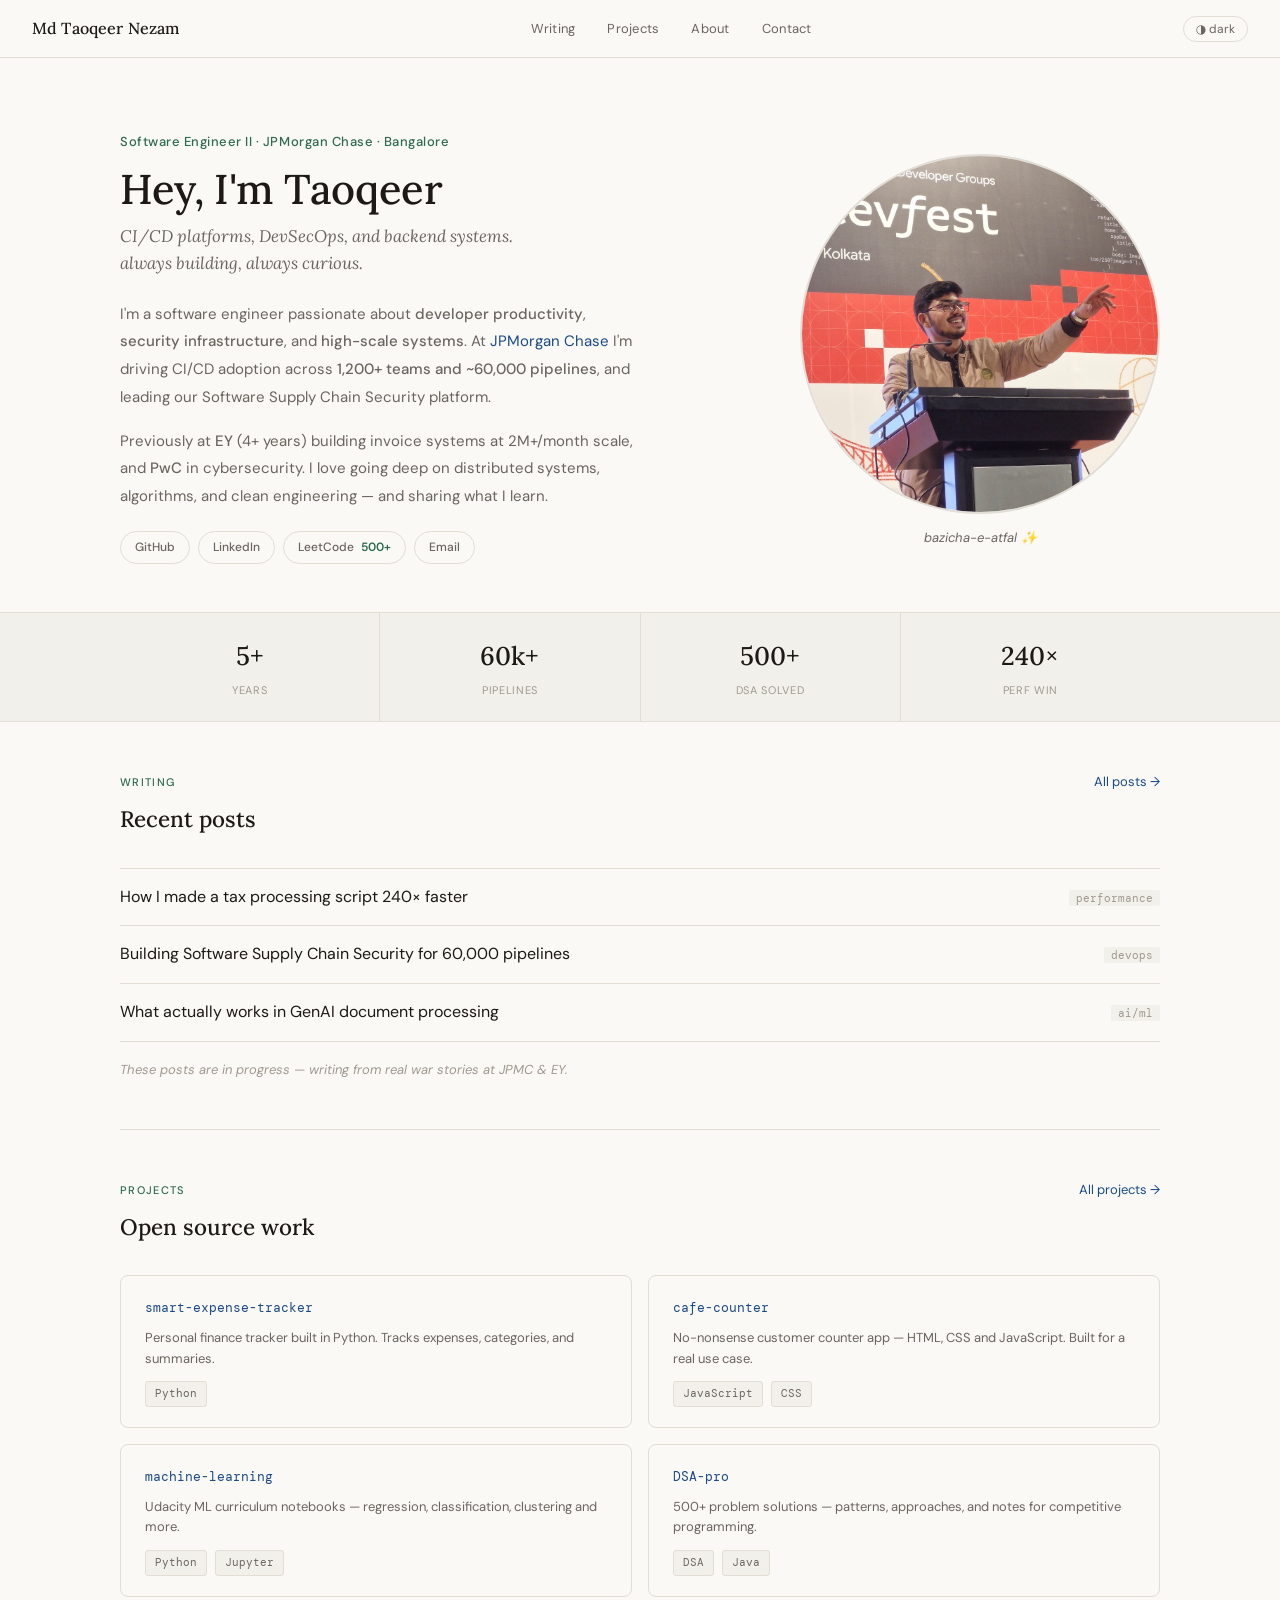
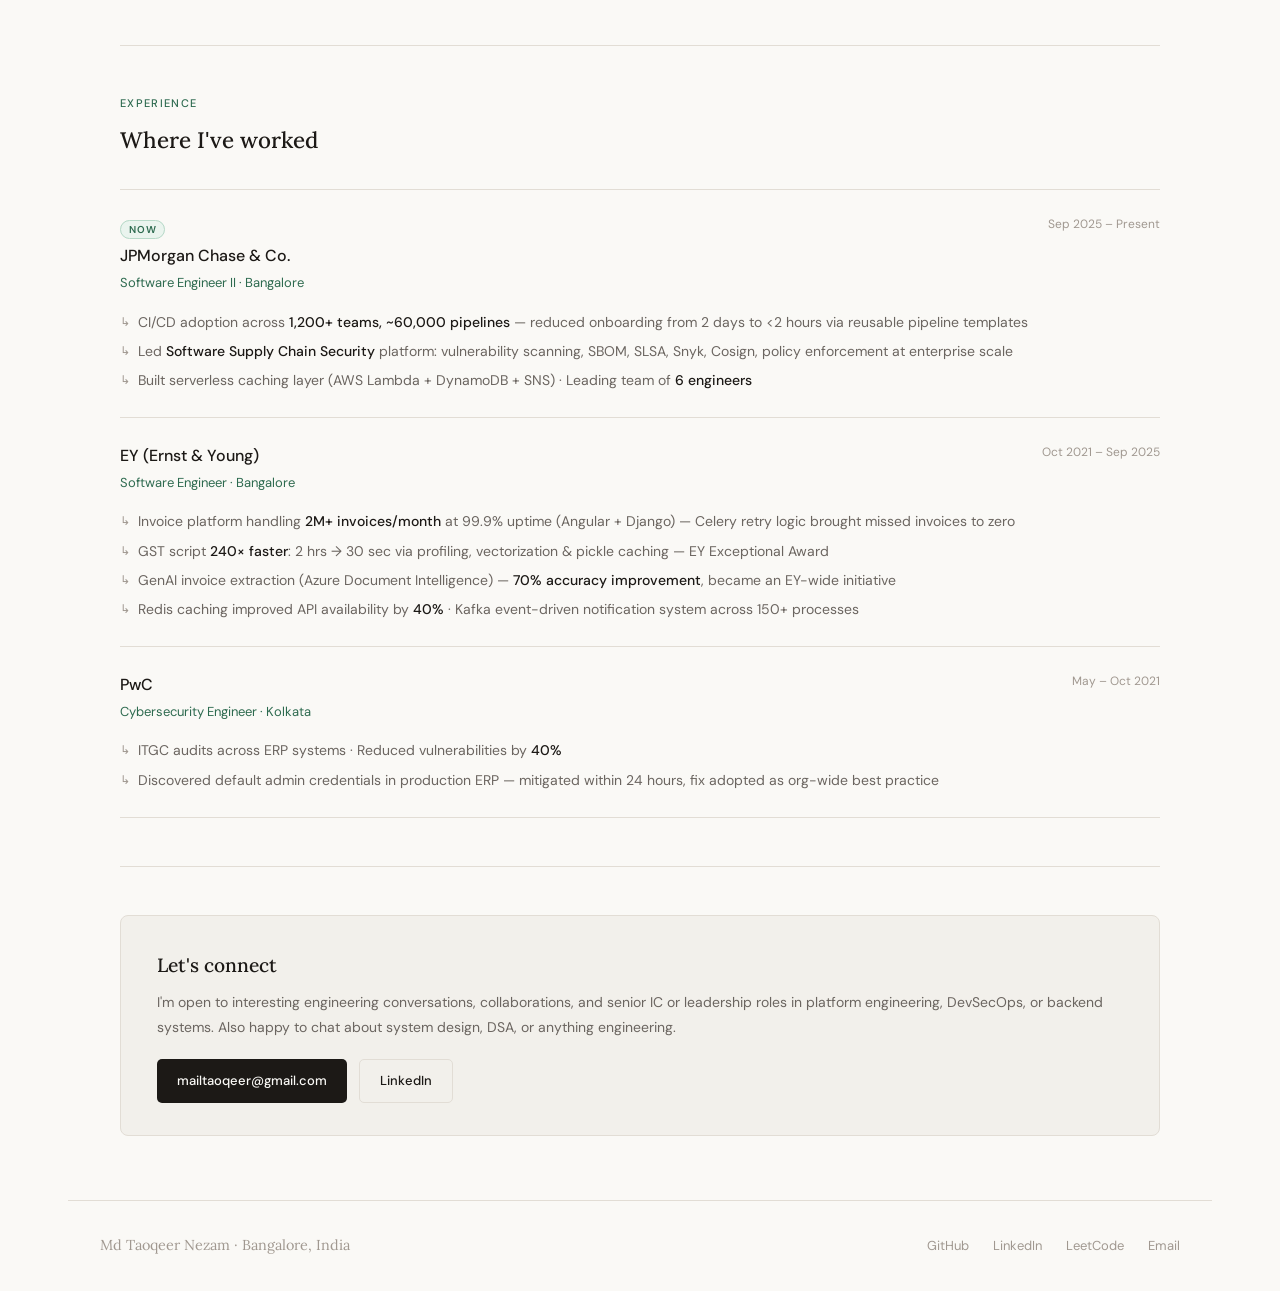
<file: index.html>
<!DOCTYPE html>
<html lang="en">
<head>
  <meta charset="UTF-8" />
  <meta name="viewport" content="width=device-width, initial-scale=1.0" />
  <meta name="description" content="Md Taoqeer Nezam — Software Engineer II at JPMorgan Chase. Building CI/CD platforms, DevSecOps systems, and high-scale backends." />
  <title>Md Taoqeer Nezam</title>
  <link rel="stylesheet" href="assets/style.css" />
</head>
<body>

<nav>
  <a class="nav-logo" href="/">Md Taoqeer Nezam</a>
  <div class="nav-links">
    <a href="/blog/">Writing</a>
    <a href="/projects/">Projects</a>
    <a href="/about/">About</a>
    <a href="mailto:mailtaoqeer@gmail.com">Contact</a>
  </div>
</nav>

<!-- HERO -->
<div class="container">
  <div style="display:grid; grid-template-columns:1fr 360px; gap:3rem; align-items:center; padding: 4.5rem 0 3rem;">
    <div>
      <div style="font-size:13px; color:var(--accent); font-weight:500; letter-spacing:0.04em; margin-bottom:0.75rem;">
        Software Engineer II · JPMorgan Chase · Bangalore
      </div>
      <h1 style="font-family:var(--serif); font-size:2.6rem; font-weight:500; line-height:1.15; letter-spacing:-0.01em; margin-bottom:0.6rem;">
        Hey, I'm Taoqeer
      </h1>
      <p style="font-family:var(--serif); font-size:1.05rem; font-style:italic; color:var(--muted); margin-bottom:1.5rem; line-height:1.6;">
        CI/CD platforms, DevSecOps, and backend systems.<br>always building, always curious.
      </p>
      <p style="font-size:15px; color:var(--muted); line-height:1.85; max-width:520px; margin-bottom:1rem;">
        I'm a software engineer passionate about <strong>developer productivity</strong>,
        <strong>security infrastructure</strong>, and <strong>high-scale systems</strong>.
        At <a href="https://www.jpmorganchase.com">JPMorgan Chase</a> I'm driving CI/CD adoption
        across <strong>1,200+ teams and ~60,000 pipelines</strong>, and leading our
        Software Supply Chain Security platform.
      </p>
      <p style="font-size:15px; color:var(--muted); line-height:1.85; max-width:520px;">
        Previously at <strong>EY</strong> (4+ years) building invoice systems at 2M+/month scale,
        and <strong>PwC</strong> in cybersecurity. I love going deep on distributed systems,
        algorithms, and clean engineering — and sharing what I learn.
      </p>
      <div class="social-row">
        <a href="https://github.com/taoqeer" target="_blank" class="social-pill">GitHub</a>
        <a href="https://linkedin.com/in/taoqeer" target="_blank" class="social-pill">LinkedIn</a>
        <a href="https://leetcode.com/u/taoqeer/" target="_blank" class="social-pill">LeetCode <span class="pill-count">500+</span></a>
        <a href="mailto:mailtaoqeer@gmail.com" class="social-pill">Email</a>
      </div>
    </div>
    <!-- Avatar -->
    <div style="display:flex; flex-direction:column; align-items:center; gap:0.75rem; padding-top:0.5rem;">
      <img src="assets/taoqeer.jpg" alt="Md Taoqeer Nezam"
        style="width:360px; height:360px; border-radius:50%; object-fit:cover; border:2px solid var(--border);">
      <div style="font-size:13px; color:var(--muted); text-align:center; font-style:italic;">
        bazicha-e-atfal ✨
      </div>
    </div>
  </div>
</div>

<!-- STATS BAR -->
<div style="border-top:1px solid var(--border); border-bottom:1px solid var(--border); background:var(--bg2);">
  <div class="container">
    <div style="display:flex; gap:0; padding:0;">
      <div style="flex:1; padding:1.25rem 0; border-right:1px solid var(--border); text-align:center;">
        <div style="font-family:var(--serif); font-size:1.6rem; font-weight:500; color:var(--text);">5+</div>
        <div style="font-size:11px; color:var(--faint); margin-top:2px; text-transform:uppercase; letter-spacing:0.06em;">Years</div>
      </div>
      <div style="flex:1; padding:1.25rem 0; border-right:1px solid var(--border); text-align:center;">
        <div style="font-family:var(--serif); font-size:1.6rem; font-weight:500; color:var(--text);">60k+</div>
        <div style="font-size:11px; color:var(--faint); margin-top:2px; text-transform:uppercase; letter-spacing:0.06em;">Pipelines</div>
      </div>
      <div style="flex:1; padding:1.25rem 0; border-right:1px solid var(--border); text-align:center;">
        <div style="font-family:var(--serif); font-size:1.6rem; font-weight:500; color:var(--text);">500+</div>
        <div style="font-size:11px; color:var(--faint); margin-top:2px; text-transform:uppercase; letter-spacing:0.06em;">DSA Solved</div>
      </div>
      <div style="flex:1; padding:1.25rem 0; text-align:center;">
        <div style="font-family:var(--serif); font-size:1.6rem; font-weight:500; color:var(--text);">240×</div>
        <div style="font-size:11px; color:var(--faint); margin-top:2px; text-transform:uppercase; letter-spacing:0.06em;">Perf win</div>
      </div>
    </div>
  </div>
</div>

<div class="container">

  <!-- WRITING -->
  <section>
    <div class="section-header">
      <div>
        <div class="section-label">Writing</div>
        <div class="section-title">Recent posts</div>
      </div>
      <a href="/blog/" class="see-all">All posts →</a>
    </div>
    <div class="post-list">
      <div class="post-item">
        <a href="/blog/240x-performance.html" class="post-title">How I made a tax processing script 240× faster</a>
        <span class="post-meta"><span class="post-tag">performance</span></span>
      </div>
      <div class="post-item">
        <a href="/blog/sscs-at-scale.html" class="post-title">Building Software Supply Chain Security for 60,000 pipelines</a>
        <span class="post-meta"><span class="post-tag">devops</span></span>
      </div>
      <div class="post-item">
        <a href="/blog/genai-production.html" class="post-title">What actually works in GenAI document processing</a>
        <span class="post-meta"><span class="post-tag">ai/ml</span></span>
      </div>
    </div>
    <p style="font-size:13px; color:var(--faint); font-style:italic; margin-top:1rem;">
      These posts are in progress — writing from real war stories at JPMC &amp; EY.
    </p>
  </section>

  <!-- PROJECTS -->
  <section>
    <div class="section-header">
      <div>
        <div class="section-label">Projects</div>
        <div class="section-title">Open source work</div>
      </div>
      <a href="/projects/" class="see-all">All projects →</a>
    </div>
    <div class="project-grid">
      <a href="https://github.com/taoqeer/smart-expense-tracker" target="_blank" class="project-card" style="text-decoration:none;">
        <h3>smart-expense-tracker</h3>
        <p>Personal finance tracker built in Python. Tracks expenses, categories, and summaries.</p>
        <div class="project-card-footer">
          <span class="tag">Python</span>
        </div>
      </a>
      <a href="https://github.com/taoqeer/cafe-counter" target="_blank" class="project-card" style="text-decoration:none;">
        <h3>cafe-counter</h3>
        <p>No-nonsense customer counter app — HTML, CSS and JavaScript. Built for a real use case.</p>
        <div class="project-card-footer">
          <span class="tag">JavaScript</span><span class="tag">CSS</span>
        </div>
      </a>
      <a href="https://github.com/taoqeer/machine-learning" target="_blank" class="project-card" style="text-decoration:none;">
        <h3>machine-learning</h3>
        <p>Udacity ML curriculum notebooks — regression, classification, clustering and more.</p>
        <div class="project-card-footer">
          <span class="tag">Python</span><span class="tag">Jupyter</span>
        </div>
      </a>
      <a href="https://github.com/taoqeer/DSA-pro" target="_blank" class="project-card" style="text-decoration:none;">
        <h3>DSA-pro</h3>
        <p>500+ problem solutions — patterns, approaches, and notes for competitive programming.</p>
        <div class="project-card-footer">
          <span class="tag">DSA</span><span class="tag">Java</span>
        </div>
      </a>
    </div>
  </section>

  <!-- EXPERIENCE SNAPSHOT -->
  <section>
    <div class="section-label">Experience</div>
    <div class="section-title">Where I've worked</div>
    <div class="exp-list">
      <div class="exp-item">
        <div class="exp-header">
          <div>
            <span class="badge-now">now</span>
            <div class="exp-co">JPMorgan Chase &amp; Co.</div>
            <div class="exp-role">Software Engineer II · Bangalore</div>
          </div>
          <div class="exp-period">Sep 2025 – Present</div>
        </div>
        <ul class="exp-bullets">
          <li>CI/CD adoption across <strong>1,200+ teams, ~60,000 pipelines</strong> — reduced onboarding from 2 days to &lt;2 hours via reusable pipeline templates</li>
          <li>Led <strong>Software Supply Chain Security</strong> platform: vulnerability scanning, SBOM, SLSA, Snyk, Cosign, policy enforcement at enterprise scale</li>
          <li>Built serverless caching layer (AWS Lambda + DynamoDB + SNS) · Leading team of <strong>6 engineers</strong></li>
        </ul>
      </div>
      <div class="exp-item">
        <div class="exp-header">
          <div>
            <div class="exp-co">EY (Ernst &amp; Young)</div>
            <div class="exp-role">Software Engineer · Bangalore</div>
          </div>
          <div class="exp-period">Oct 2021 – Sep 2025</div>
        </div>
        <ul class="exp-bullets">
          <li>Invoice platform handling <strong>2M+ invoices/month</strong> at 99.9% uptime (Angular + Django) — Celery retry logic brought missed invoices to zero</li>
          <li>GST script <strong>240× faster</strong>: 2 hrs → 30 sec via profiling, vectorization &amp; pickle caching — EY Exceptional Award</li>
          <li>GenAI invoice extraction (Azure Document Intelligence) — <strong>70% accuracy improvement</strong>, became an EY-wide initiative</li>
          <li>Redis caching improved API availability by <strong>40%</strong> · Kafka event-driven notification system across 150+ processes</li>
        </ul>
      </div>
      <div class="exp-item">
        <div class="exp-header">
          <div>
            <div class="exp-co">PwC</div>
            <div class="exp-role">Cybersecurity Engineer · Kolkata</div>
          </div>
          <div class="exp-period">May – Oct 2021</div>
        </div>
        <ul class="exp-bullets">
          <li>ITGC audits across ERP systems · Reduced vulnerabilities by <strong>40%</strong></li>
          <li>Discovered default admin credentials in production ERP — mitigated within 24 hours, fix adopted as org-wide best practice</li>
        </ul>
      </div>
    </div>
  </section>

  <!-- CONTACT -->
  <section style="border-bottom:none; padding-bottom:4rem;">
    <div class="newsletter-box">
      <h3>Let's connect</h3>
      <p>
        I'm open to interesting engineering conversations, collaborations, and
        senior IC or leadership roles in platform engineering, DevSecOps, or backend systems.
        Also happy to chat about system design, DSA, or anything engineering.
      </p>
      <div class="newsletter-row">
        <a href="mailto:mailtaoqeer@gmail.com" class="btn btn-solid">mailtaoqeer@gmail.com</a>
        <a href="https://linkedin.com/in/taoqeer" target="_blank" class="btn btn-outline">LinkedIn</a>
      </div>
    </div>
  </section>

</div><!-- /container -->

<footer>
  <div class="footer-left">Md Taoqeer Nezam · Bangalore, India</div>
  <div class="footer-links">
    <a href="https://github.com/taoqeer" target="_blank">GitHub</a>
    <a href="https://linkedin.com/in/taoqeer" target="_blank">LinkedIn</a>
    <a href="https://leetcode.com/u/taoqeer/" target="_blank">LeetCode</a>
    <a href="mailto:mailtaoqeer@gmail.com">Email</a>
  </div>
</footer>

<script src="assets/nav.js"></script>
</body>
</html>
</file>
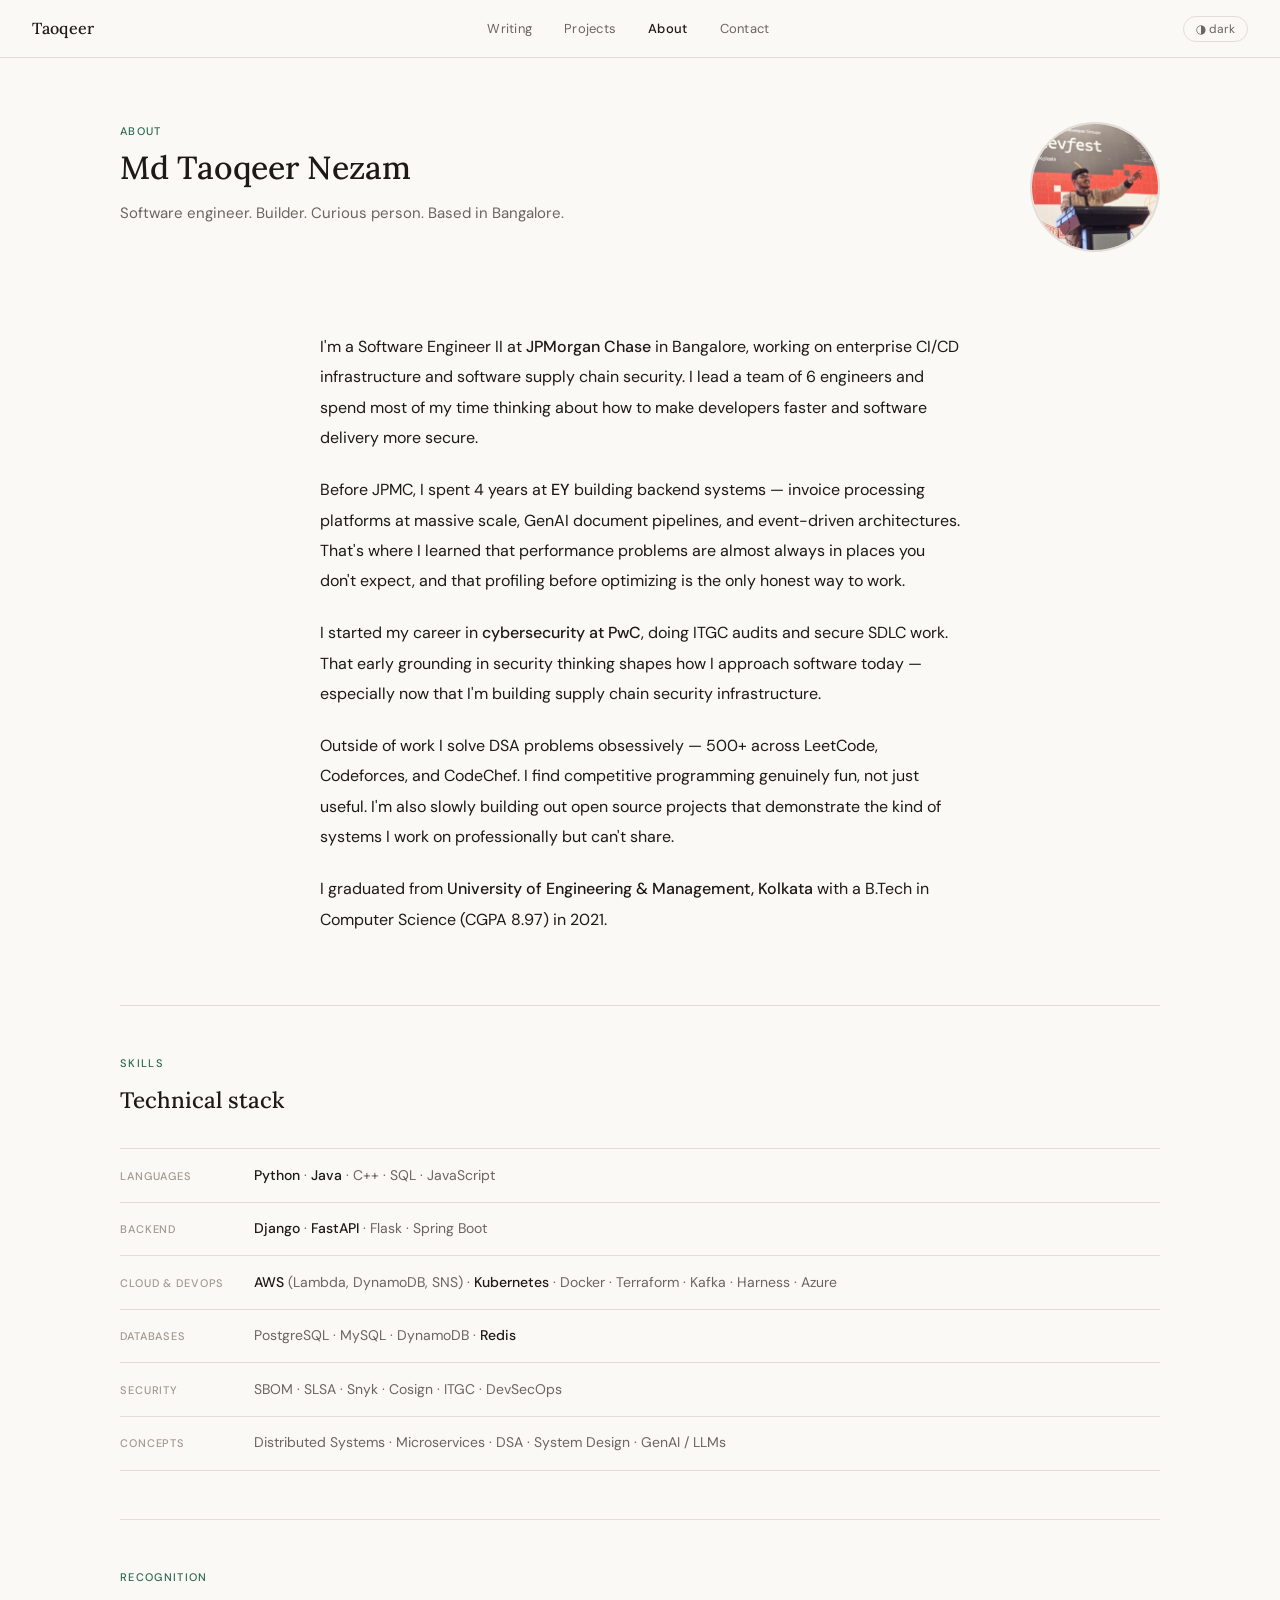
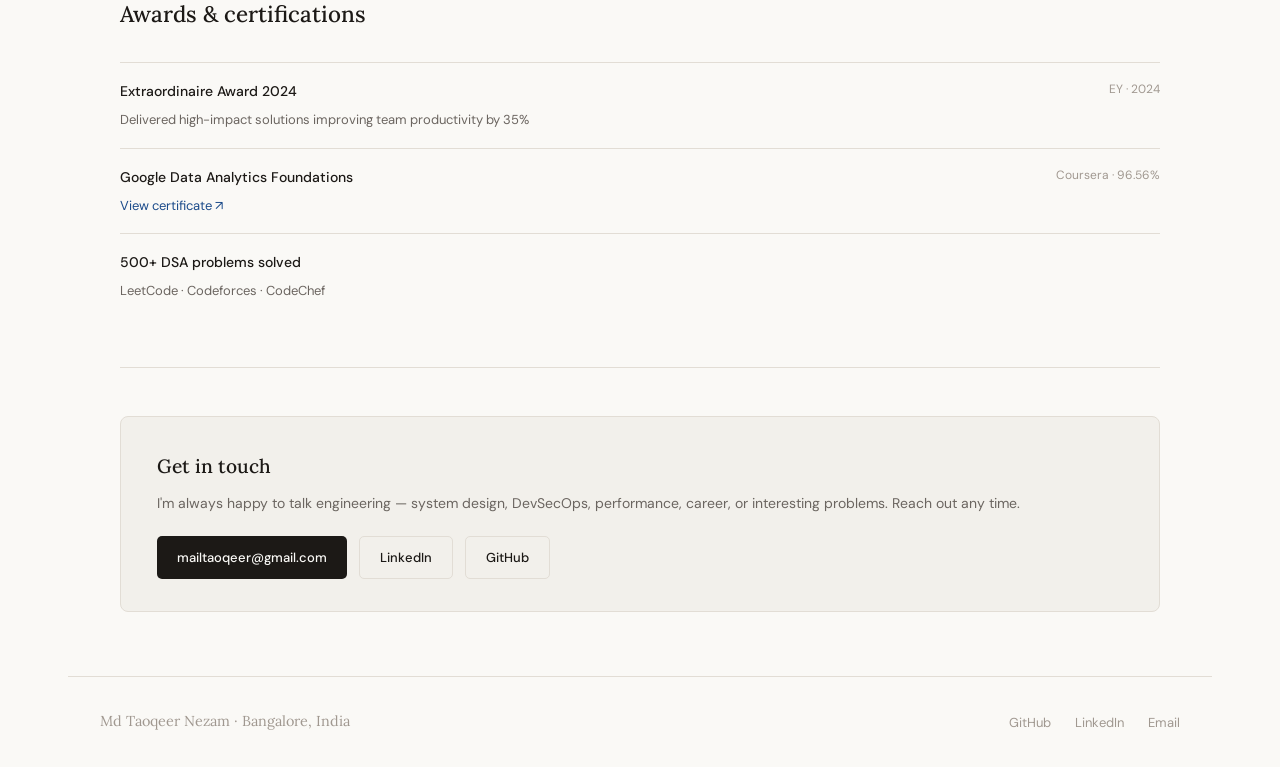
<file: about/index.html>
<!DOCTYPE html>
<html lang="en">
<head>
  <meta charset="UTF-8" />
  <meta name="viewport" content="width=device-width, initial-scale=1.0" />
  <meta name="description" content="About Taoqeer Nezam — software engineer, builder, and curious person from Bangalore." />
  <title>About · Taoqeer Nezam</title>
  <link rel="stylesheet" href="../assets/style.css" />
</head>
<body>

<nav>
  <a class="nav-logo" href="/">Taoqeer Nezam</a>
  <div class="nav-links">
    <a href="/blog/">Writing</a>
    <a href="/projects/">Projects</a>
    <a href="/about/">About</a>
    <a href="mailto:mailtaoqeer@gmail.com">Contact</a>
  </div>
</nav>

<div class="container">

  <div style="display:grid; grid-template-columns:1fr 160px; gap:3rem; padding: 4rem 0 2rem; align-items:start;">
    <div class="page-hero" style="padding:0;">
      <div class="section-label">About</div>
      <h1>Md Taoqeer Nezam</h1>
      <p>Software engineer. Builder. Curious person. Based in Bangalore.</p>
    </div>
    <div style="display:flex; justify-content:flex-end;">
      <img src="../assets/taoqeer.jpg" alt="Md Taoqeer Nezam"
        style="width:130px; height:130px; border-radius:50%; object-fit:cover; border:2px solid var(--border);">
    </div>
  </div>

  <!-- BIO -->
  <section>
    <div class="prose" style="max-width:640px;">
      <p>
        I'm a Software Engineer II at <strong>JPMorgan Chase</strong> in Bangalore, working on
        enterprise CI/CD infrastructure and software supply chain security. I lead a team of 6
        engineers and spend most of my time thinking about how to make developers faster and
        software delivery more secure.
      </p>
      <p>
        Before JPMC, I spent 4 years at <strong>EY</strong> building backend systems —
        invoice processing platforms at massive scale, GenAI document pipelines, and
        event-driven architectures. That's where I learned that performance problems are
        almost always in places you don't expect, and that profiling before optimizing
        is the only honest way to work.
      </p>
      <p>
        I started my career in <strong>cybersecurity at PwC</strong>, doing ITGC audits
        and secure SDLC work. That early grounding in security thinking shapes how I approach
        software today — especially now that I'm building supply chain security infrastructure.
      </p>
      <p>
        Outside of work I solve DSA problems obsessively — 500+ across LeetCode, Codeforces,
        and CodeChef. I find competitive programming genuinely fun, not just useful.
        I'm also slowly building out open source projects that demonstrate the kind of systems
        I work on professionally but can't share.
      </p>
      <p>
        I graduated from <strong>University of Engineering &amp; Management, Kolkata</strong>
        with a B.Tech in Computer Science (CGPA 8.97) in 2021.
      </p>
    </div>
  </section>

  <!-- SKILLS -->
  <section>
    <div class="section-label">Skills</div>
    <div class="section-title">Technical stack</div>
    <div class="skills-table">
      <div class="skill-row">
        <div class="skill-cat">Languages</div>
        <div class="skill-vals"><strong>Python</strong> · <strong>Java</strong> · C++ · SQL · JavaScript</div>
      </div>
      <div class="skill-row">
        <div class="skill-cat">Backend</div>
        <div class="skill-vals"><strong>Django</strong> · <strong>FastAPI</strong> · Flask · Spring Boot</div>
      </div>
      <div class="skill-row">
        <div class="skill-cat">Cloud &amp; DevOps</div>
        <div class="skill-vals"><strong>AWS</strong> (Lambda, DynamoDB, SNS) · <strong>Kubernetes</strong> · Docker · Terraform · Kafka · Harness · Azure</div>
      </div>
      <div class="skill-row">
        <div class="skill-cat">Databases</div>
        <div class="skill-vals">PostgreSQL · MySQL · DynamoDB · <strong>Redis</strong></div>
      </div>
      <div class="skill-row">
        <div class="skill-cat">Security</div>
        <div class="skill-vals">SBOM · SLSA · Snyk · Cosign · ITGC · DevSecOps</div>
      </div>
      <div class="skill-row">
        <div class="skill-cat">Concepts</div>
        <div class="skill-vals">Distributed Systems · Microservices · DSA · System Design · GenAI / LLMs</div>
      </div>
    </div>
  </section>

  <!-- AWARDS -->
  <section>
    <div class="section-label">Recognition</div>
    <div class="section-title">Awards &amp; certifications</div>
    <div class="exp-list">
      <div class="exp-item" style="padding:1rem 0;">
        <div class="exp-header">
          <div class="exp-co" style="font-size:14px;">Extraordinaire Award 2024</div>
          <div class="exp-period">EY · 2024</div>
        </div>
        <div style="font-size:13px; color:var(--muted);">Delivered high-impact solutions improving team productivity by 35%</div>
      </div>
      <div class="exp-item" style="padding:1rem 0;">
        <div class="exp-header">
          <div class="exp-co" style="font-size:14px;">Google Data Analytics Foundations</div>
          <div class="exp-period">Coursera · 96.56%</div>
        </div>
        <div style="font-size:13px; color:var(--muted);">
          <a href="https://www.coursera.org/account/accomplishments/verify/AUY32C62YKD9" target="_blank">View certificate ↗</a>
        </div>
      </div>
      <div class="exp-item" style="padding:1rem 0; border-bottom:none;">
        <div class="exp-co" style="font-size:14px;">500+ DSA problems solved</div>
        <div style="font-size:13px; color:var(--muted); margin-top:4px;">LeetCode · Codeforces · CodeChef</div>
      </div>
    </div>
  </section>

  <!-- CONTACT -->
  <section style="border-bottom:none; padding-bottom:4rem;">
    <div class="newsletter-box">
      <h3>Get in touch</h3>
      <p>
        I'm always happy to talk engineering — system design, DevSecOps, performance,
        career, or interesting problems. Reach out any time.
      </p>
      <div class="newsletter-row">
        <a href="mailto:mailtaoqeer@gmail.com" class="btn btn-solid">mailtaoqeer@gmail.com</a>
        <a href="https://linkedin.com/in/taoqeer" target="_blank" class="btn btn-outline">LinkedIn</a>
        <a href="https://github.com/taoqeer" target="_blank" class="btn btn-outline">GitHub</a>
      </div>
    </div>
  </section>

</div>

<footer>
  <div class="footer-left">Md Taoqeer Nezam · Bangalore, India</div>
  <div class="footer-links">
    <a href="https://github.com/taoqeer" target="_blank">GitHub</a>
    <a href="https://linkedin.com/in/taoqeer" target="_blank">LinkedIn</a>
    <a href="mailto:mailtaoqeer@gmail.com">Email</a>
  </div>
</footer>

<script src="../assets/nav.js"></script>
</body>
</html>
</file>
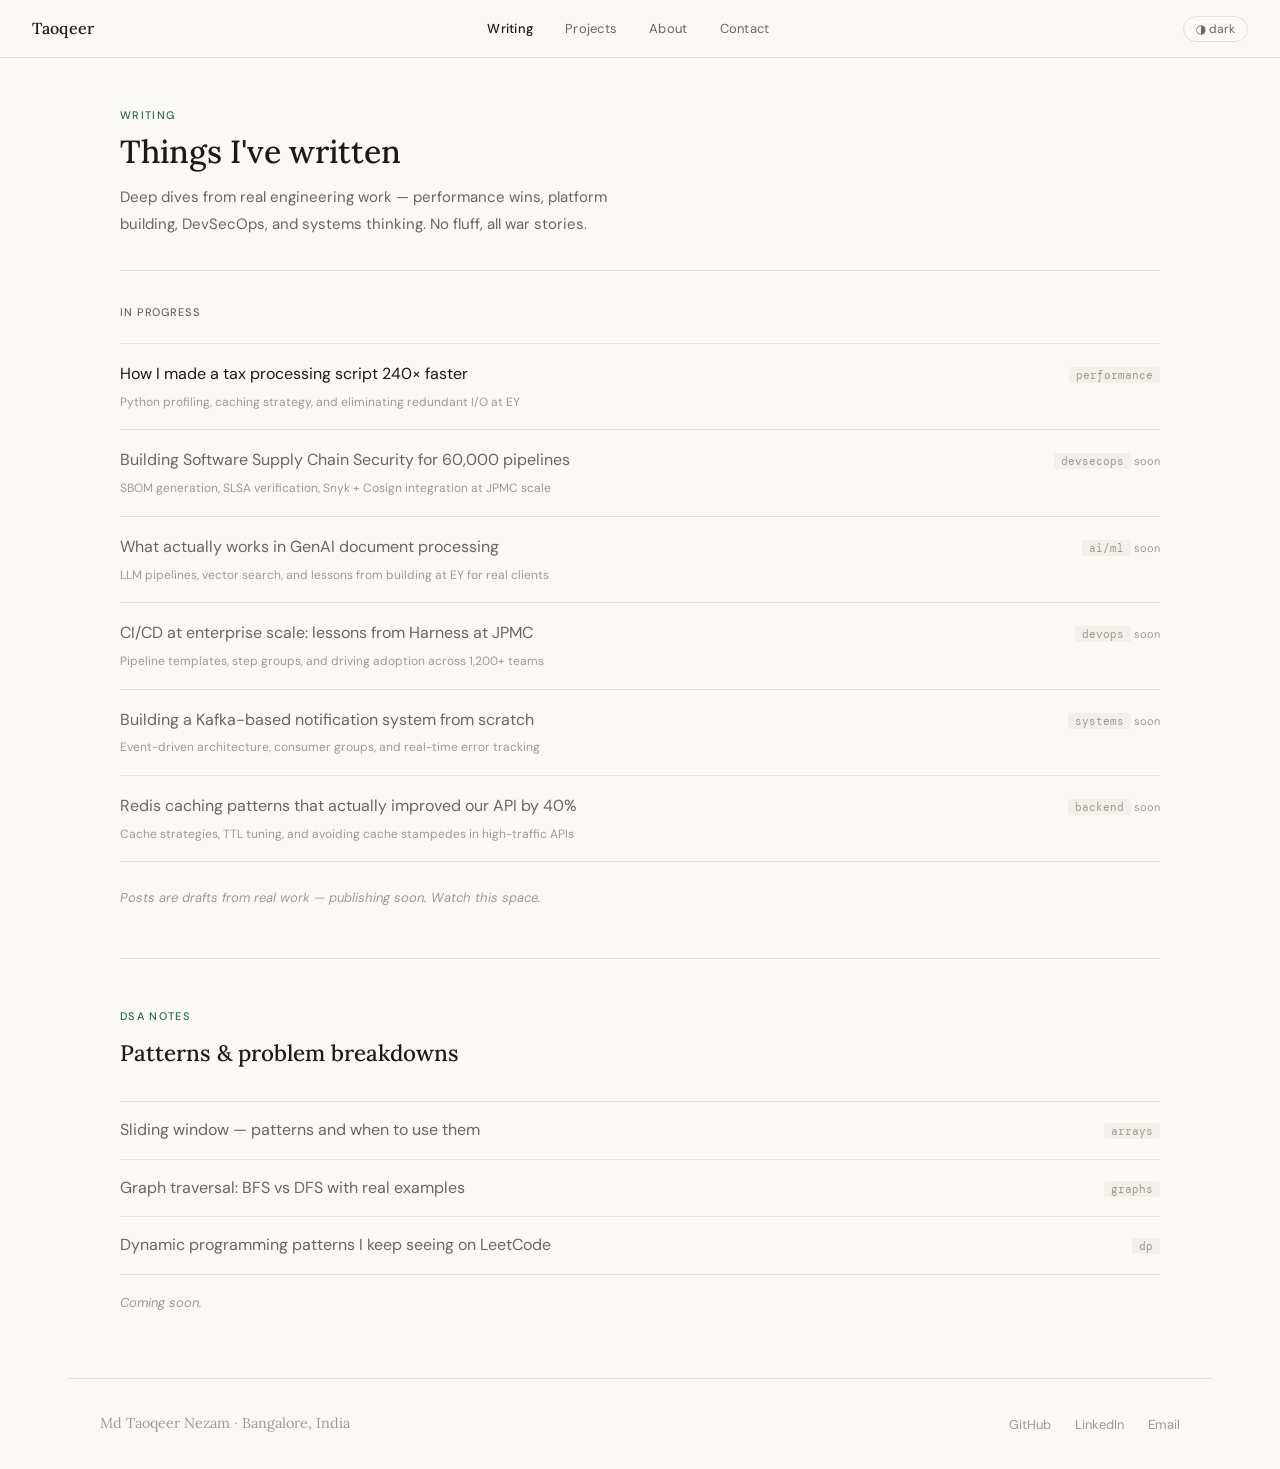
<file: blog/index.html>
<!DOCTYPE html>
<html lang="en">
<head>
  <meta charset="UTF-8" />
  <meta name="viewport" content="width=device-width, initial-scale=1.0" />
  <meta name="description" content="Technical writing by Taoqeer Nezam — deep dives into CI/CD, DevSecOps, performance engineering, and backend systems." />
  <title>Writing · Taoqeer Nezam</title>
  <link rel="stylesheet" href="../assets/style.css" />
</head>
<body>

<nav>
  <a class="nav-logo" href="/">Md Taoqeer Nezam</a>
  <div class="nav-links">
    <a href="/blog/">Writing</a>
    <a href="/projects/">Projects</a>
    <a href="/about/">About</a>
    <a href="mailto:mailtaoqeer@gmail.com">Contact</a>
  </div>
</nav>

<div class="container">
  <div class="page-hero">
    <div class="section-label">Writing</div>
    <h1>Things I've written</h1>
    <p>
      Deep dives from real engineering work — performance wins, platform building,
      DevSecOps, and systems thinking. No fluff, all war stories.
    </p>
  </div>

  <!-- COMING SOON — PLANNED POSTS -->
  <section style="border-top:1px solid var(--border); padding-top:2rem;">
    <div style="font-size:13px; font-weight:500; color:var(--muted); margin-bottom:1.25rem; text-transform:uppercase; letter-spacing:0.08em; font-size:11px;">
      In progress
    </div>
    <div class="post-list">
      <div class="post-item">
        <div>
          <a href="240x-performance.html" class="post-title">How I made a tax processing script 240× faster</a>
          <div style="font-size:12px; color:var(--faint); margin-top:3px;">
            Python profiling, caching strategy, and eliminating redundant I/O at EY
          </div>
        </div>
        <span class="post-meta"><span class="post-tag">performance</span></span>
      </div>
      <div class="post-item">
        <div>
          <span class="post-title" style="color:var(--muted);">Building Software Supply Chain Security for 60,000 pipelines</span>
          <div style="font-size:12px; color:var(--faint); margin-top:3px;">
            SBOM generation, SLSA verification, Snyk + Cosign integration at JPMC scale
          </div>
        </div>
        <span class="post-meta"><span class="post-tag">devsecops</span> <span style="font-size:11px; color:var(--faint);">soon</span></span>
      </div>
      <div class="post-item">
        <div>
          <span class="post-title" style="color:var(--muted);">What actually works in GenAI document processing</span>
          <div style="font-size:12px; color:var(--faint); margin-top:3px;">
            LLM pipelines, vector search, and lessons from building at EY for real clients
          </div>
        </div>
        <span class="post-meta"><span class="post-tag">ai/ml</span> <span style="font-size:11px; color:var(--faint);">soon</span></span>
      </div>
      <div class="post-item">
        <div>
          <span class="post-title" style="color:var(--muted);">CI/CD at enterprise scale: lessons from Harness at JPMC</span>
          <div style="font-size:12px; color:var(--faint); margin-top:3px;">
            Pipeline templates, step groups, and driving adoption across 1,200+ teams
          </div>
        </div>
        <span class="post-meta"><span class="post-tag">devops</span> <span style="font-size:11px; color:var(--faint);">soon</span></span>
      </div>
      <div class="post-item">
        <div>
          <span class="post-title" style="color:var(--muted);">Building a Kafka-based notification system from scratch</span>
          <div style="font-size:12px; color:var(--faint); margin-top:3px;">
            Event-driven architecture, consumer groups, and real-time error tracking
          </div>
        </div>
        <span class="post-meta"><span class="post-tag">systems</span> <span style="font-size:11px; color:var(--faint);">soon</span></span>
      </div>
      <div class="post-item">
        <div>
          <span class="post-title" style="color:var(--muted);">Redis caching patterns that actually improved our API by 40%</span>
          <div style="font-size:12px; color:var(--faint); margin-top:3px;">
            Cache strategies, TTL tuning, and avoiding cache stampedes in high-traffic APIs
          </div>
        </div>
        <span class="post-meta"><span class="post-tag">backend</span> <span style="font-size:11px; color:var(--faint);">soon</span></span>
      </div>
    </div>
    <p style="font-size:13px; color:var(--faint); font-style:italic; margin-top:1.5rem;">
      Posts are drafts from real work — publishing soon. Watch this space.
    </p>
  </section>

  <!-- DSA NOTES -->
  <section style="padding-bottom:4rem;">
    <div class="section-header">
      <div>
        <div class="section-label">DSA Notes</div>
        <div class="section-title">Patterns &amp; problem breakdowns</div>
      </div>
    </div>
    <div class="post-list">
      <div class="post-item">
        <div class="post-title" style="color:var(--muted);">Sliding window — patterns and when to use them</div>
        <span class="post-meta"><span class="post-tag">arrays</span></span>
      </div>
      <div class="post-item">
        <div class="post-title" style="color:var(--muted);">Graph traversal: BFS vs DFS with real examples</div>
        <span class="post-meta"><span class="post-tag">graphs</span></span>
      </div>
      <div class="post-item">
        <div class="post-title" style="color:var(--muted);">Dynamic programming patterns I keep seeing on LeetCode</div>
        <span class="post-meta"><span class="post-tag">dp</span></span>
      </div>
    </div>
    <p style="font-size:13px; color:var(--faint); font-style:italic; margin-top:1rem;">Coming soon.</p>
  </section>
</div>

<footer>
  <div class="footer-left">Md Taoqeer Nezam · Bangalore, India</div>
  <div class="footer-links">
    <a href="https://github.com/taoqeer" target="_blank">GitHub</a>
    <a href="https://linkedin.com/in/taoqeer" target="_blank">LinkedIn</a>
    <a href="mailto:mailtaoqeer@gmail.com">Email</a>
  </div>
</footer>

<script src="../assets/nav.js"></script>
</body>
</html>
</file>
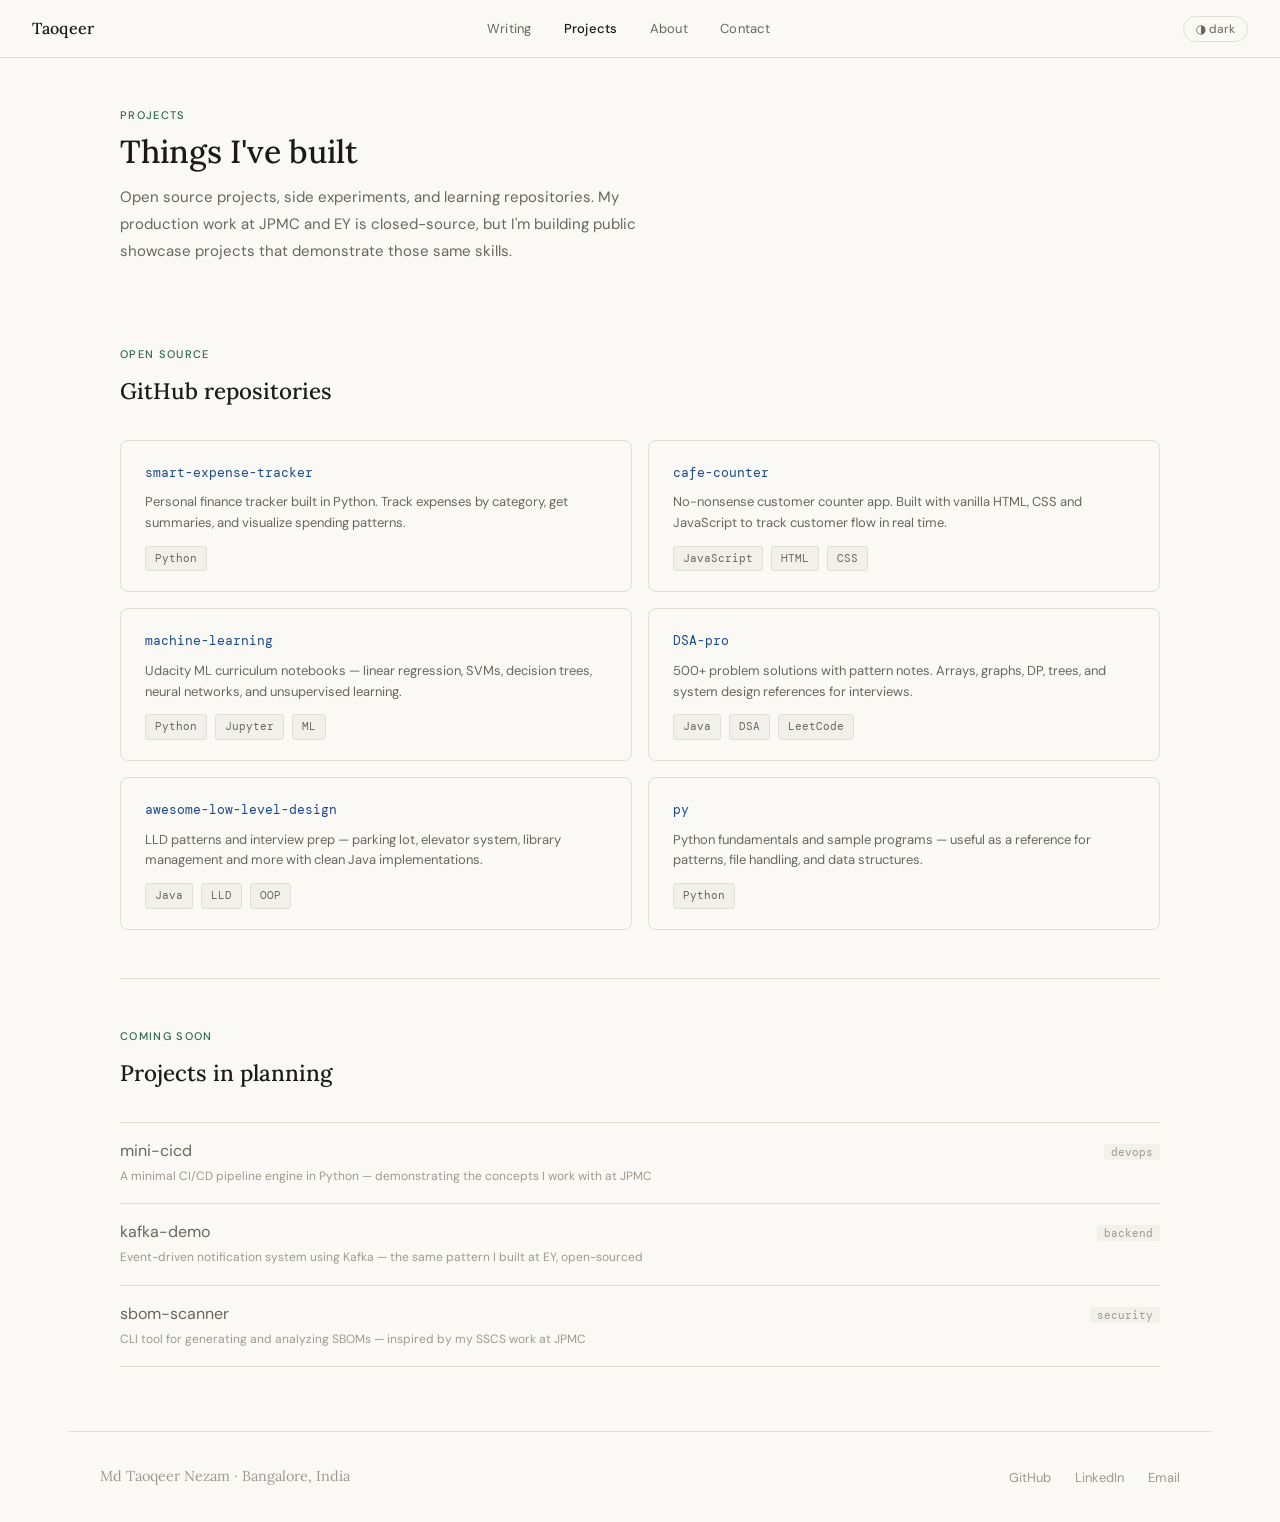
<file: projects/index.html>
<!DOCTYPE html>
<html lang="en">
<head>
  <meta charset="UTF-8" />
  <meta name="viewport" content="width=device-width, initial-scale=1.0" />
  <meta name="description" content="Open source projects and work by Taoqeer Nezam — Python, DevOps, ML, and full-stack projects." />
  <title>Projects · Taoqeer Nezam</title>
  <link rel="stylesheet" href="../assets/style.css" />
</head>
<body>

<nav>
  <a class="nav-logo" href="/">Taoqeer Nezam</a>
  <div class="nav-links">
    <a href="/blog/">Writing</a>
    <a href="/projects/">Projects</a>
    <a href="/about/">About</a>
    <a href="mailto:mailtaoqeer@gmail.com">Contact</a>
  </div>
</nav>

<div class="container">

  <div class="page-hero">
    <div class="section-label">Projects</div>
    <h1>Things I've built</h1>
    <p>
      Open source projects, side experiments, and learning repositories.
      My production work at JPMC and EY is closed-source, but I'm building
      public showcase projects that demonstrate those same skills.
    </p>
  </div>

  <!-- OPEN SOURCE -->
  <section>
    <div class="section-label">Open source</div>
    <div class="section-title">GitHub repositories</div>
    <div class="project-grid">

      <a href="https://github.com/taoqeer/smart-expense-tracker" target="_blank" class="project-card" style="text-decoration:none;">
        <h3>smart-expense-tracker</h3>
        <p>Personal finance tracker built in Python. Track expenses by category, get summaries, and visualize spending patterns.</p>
        <div class="project-card-footer">
          <span class="tag">Python</span>
        </div>
      </a>

      <a href="https://github.com/taoqeer/cafe-counter" target="_blank" class="project-card" style="text-decoration:none;">
        <h3>cafe-counter</h3>
        <p>No-nonsense customer counter app. Built with vanilla HTML, CSS and JavaScript to track customer flow in real time.</p>
        <div class="project-card-footer">
          <span class="tag">JavaScript</span><span class="tag">HTML</span><span class="tag">CSS</span>
        </div>
      </a>

      <a href="https://github.com/taoqeer/machine-learning" target="_blank" class="project-card" style="text-decoration:none;">
        <h3>machine-learning</h3>
        <p>Udacity ML curriculum notebooks — linear regression, SVMs, decision trees, neural networks, and unsupervised learning.</p>
        <div class="project-card-footer">
          <span class="tag">Python</span><span class="tag">Jupyter</span><span class="tag">ML</span>
        </div>
      </a>

      <a href="https://github.com/taoqeer/DSA-pro" target="_blank" class="project-card" style="text-decoration:none;">
        <h3>DSA-pro</h3>
        <p>500+ problem solutions with pattern notes. Arrays, graphs, DP, trees, and system design references for interviews.</p>
        <div class="project-card-footer">
          <span class="tag">Java</span><span class="tag">DSA</span><span class="tag">LeetCode</span>
        </div>
      </a>

      <a href="https://github.com/taoqeer/awesome-low-level-design" target="_blank" class="project-card" style="text-decoration:none;">
        <h3>awesome-low-level-design</h3>
        <p>LLD patterns and interview prep — parking lot, elevator system, library management and more with clean Java implementations.</p>
        <div class="project-card-footer">
          <span class="tag">Java</span><span class="tag">LLD</span><span class="tag">OOP</span>
        </div>
      </a>

      <a href="https://github.com/taoqeer/py" target="_blank" class="project-card" style="text-decoration:none;">
        <h3>py</h3>
        <p>Python fundamentals and sample programs — useful as a reference for patterns, file handling, and data structures.</p>
        <div class="project-card-footer">
          <span class="tag">Python</span>
        </div>
      </a>

    </div>
  </section>

  <!-- COMING SOON -->
  <section style="padding-bottom:4rem;">
    <div class="section-label">Coming soon</div>
    <div class="section-title">Projects in planning</div>
    <div class="post-list">
      <div class="post-item">
        <div>
          <div class="post-title" style="color:var(--muted);">mini-cicd</div>
          <div style="font-size:12px; color:var(--faint); margin-top:3px;">
            A minimal CI/CD pipeline engine in Python — demonstrating the concepts I work with at JPMC
          </div>
        </div>
        <span class="post-meta"><span class="post-tag">devops</span></span>
      </div>
      <div class="post-item">
        <div>
          <div class="post-title" style="color:var(--muted);">kafka-demo</div>
          <div style="font-size:12px; color:var(--faint); margin-top:3px;">
            Event-driven notification system using Kafka — the same pattern I built at EY, open-sourced
          </div>
        </div>
        <span class="post-meta"><span class="post-tag">backend</span></span>
      </div>
      <div class="post-item">
        <div>
          <div class="post-title" style="color:var(--muted);">sbom-scanner</div>
          <div style="font-size:12px; color:var(--faint); margin-top:3px;">
            CLI tool for generating and analyzing SBOMs — inspired by my SSCS work at JPMC
          </div>
        </div>
        <span class="post-meta"><span class="post-tag">security</span></span>
      </div>
    </div>
  </section>

</div>

<footer>
  <div class="footer-left">Md Taoqeer Nezam · Bangalore, India</div>
  <div class="footer-links">
    <a href="https://github.com/taoqeer" target="_blank">GitHub</a>
    <a href="https://linkedin.com/in/taoqeer" target="_blank">LinkedIn</a>
    <a href="mailto:mailtaoqeer@gmail.com">Email</a>
  </div>
</footer>

<script src="../assets/nav.js"></script>
</body>
</html>
</file>
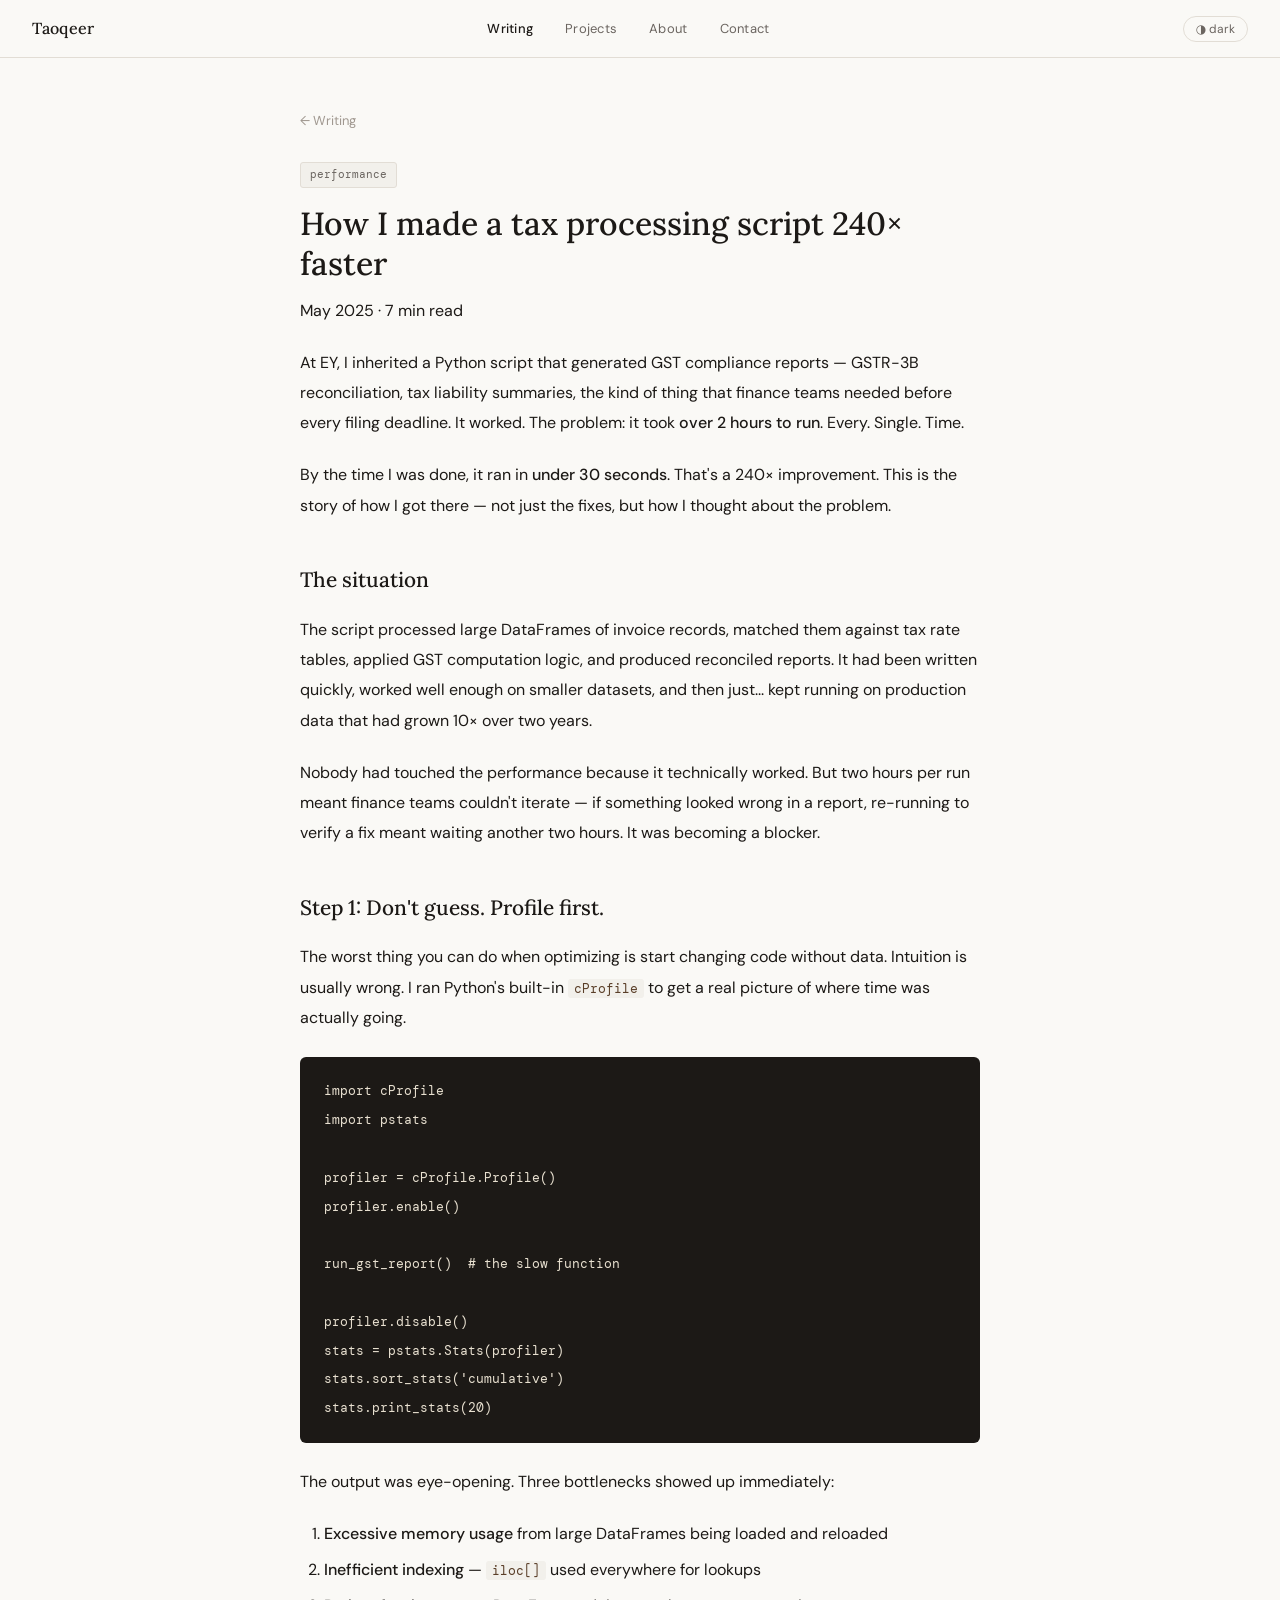
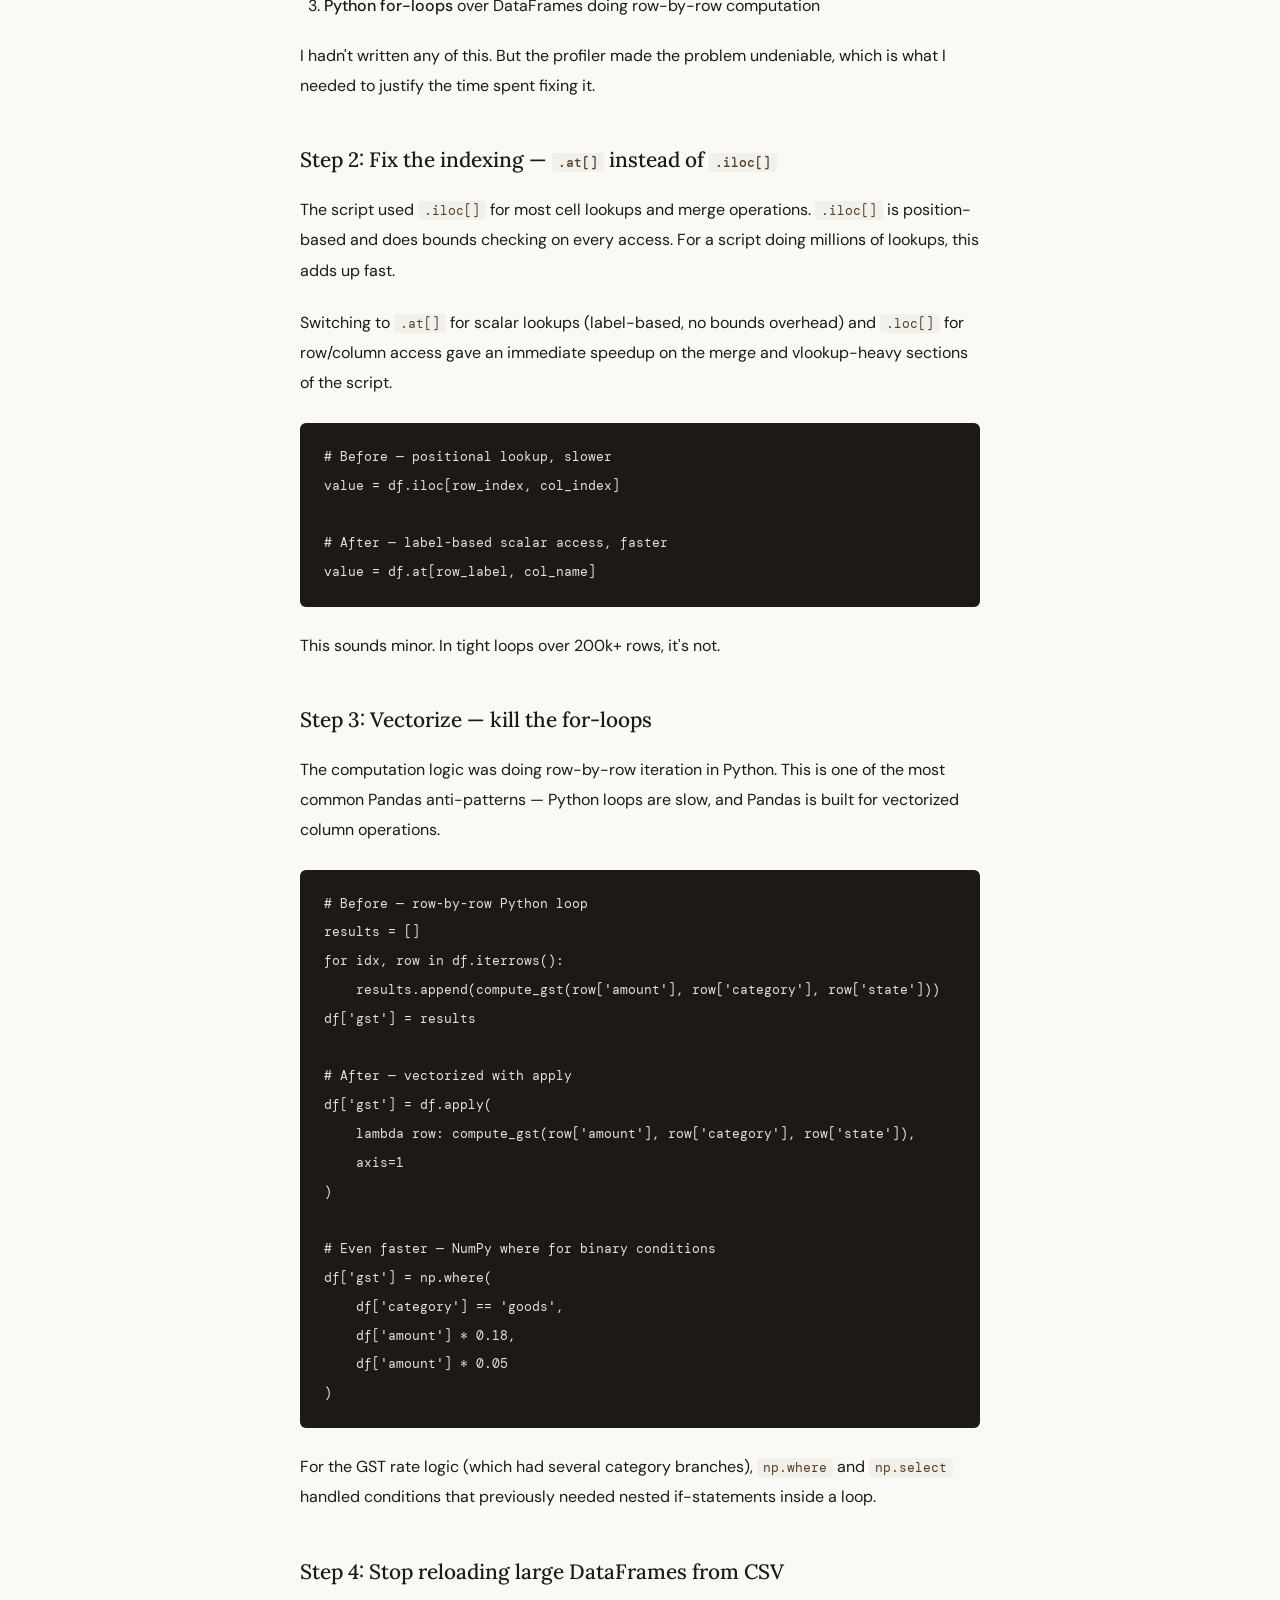
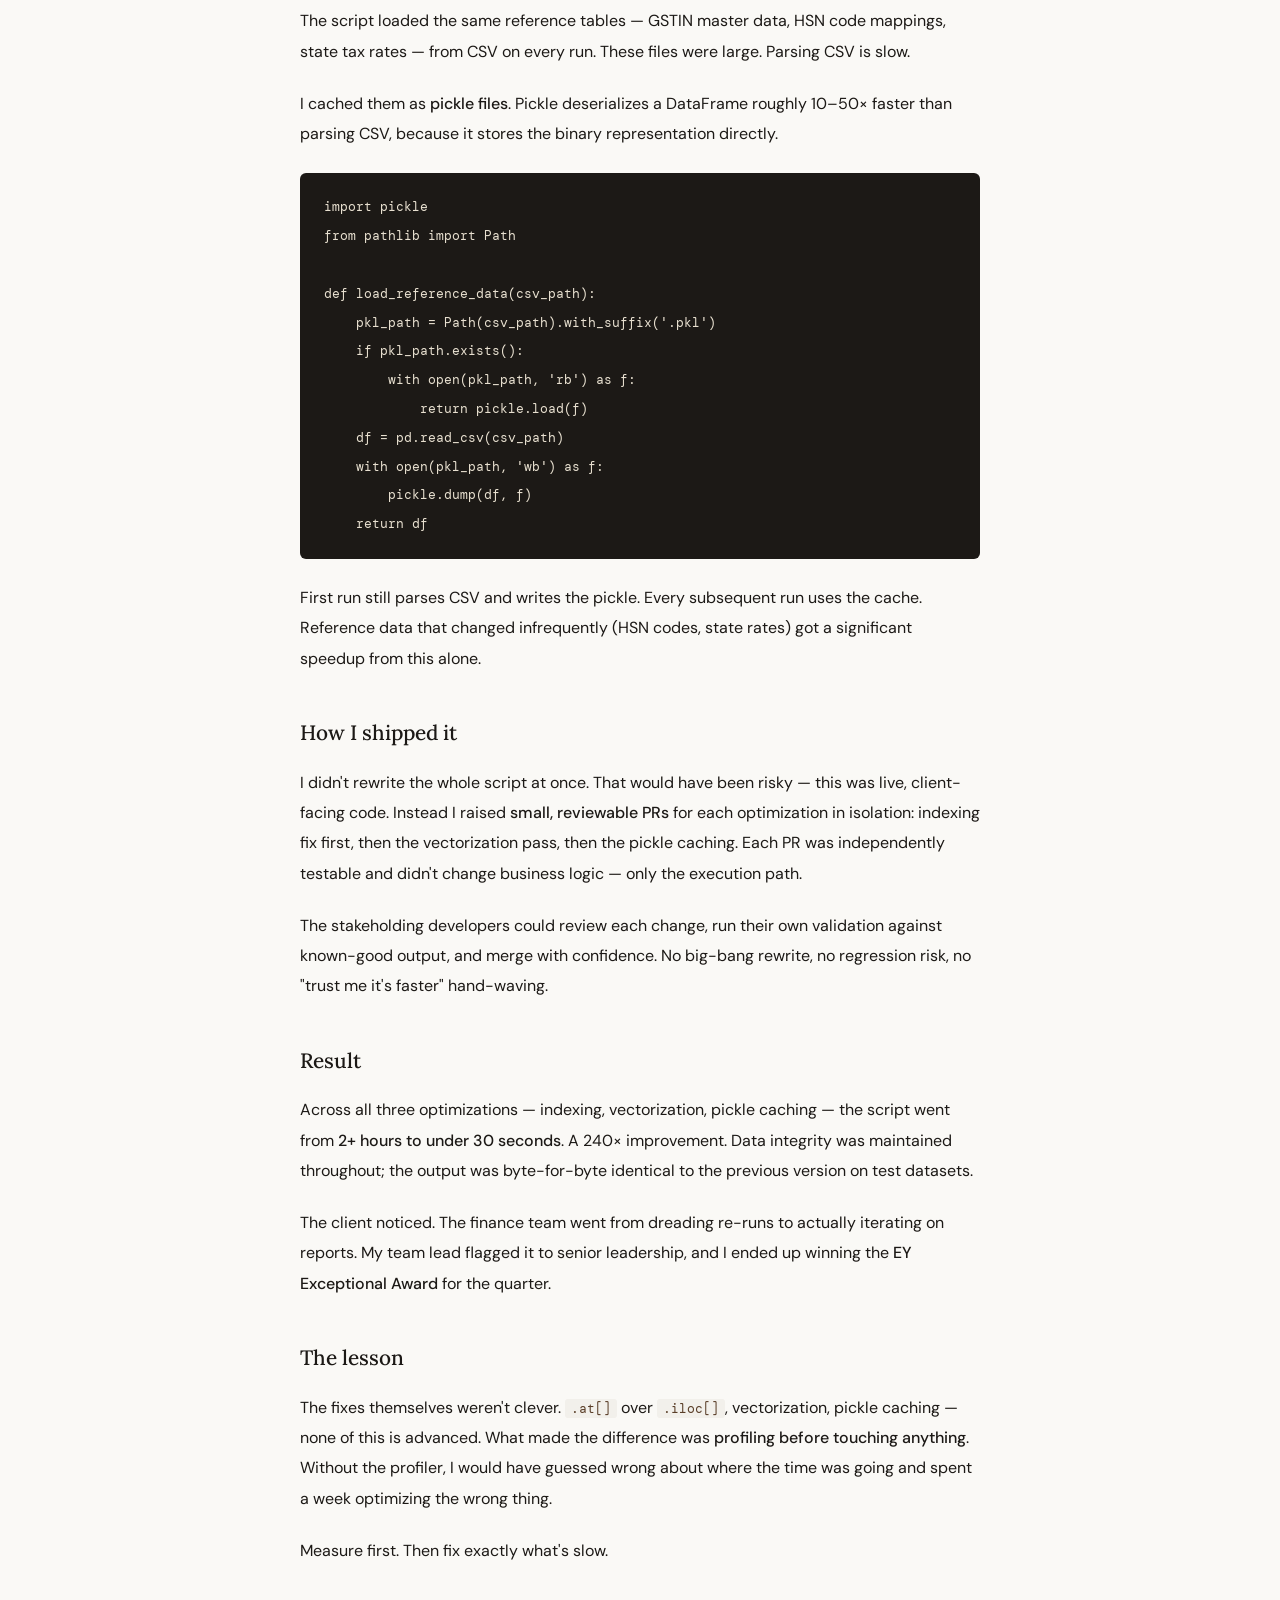
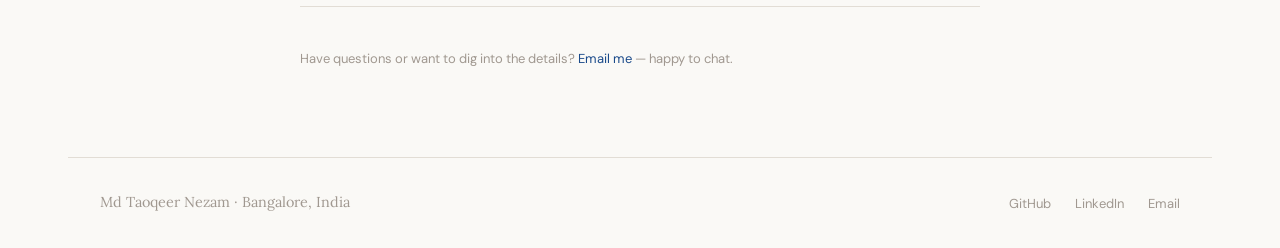
<file: blog/240x-performance.html>
<!DOCTYPE html>
<html lang="en">
<head>
  <meta charset="UTF-8" />
  <meta name="viewport" content="width=device-width, initial-scale=1.0" />
  <meta name="description" content="How I reduced a tax processing script from 2+ hours to under 30 seconds — a 240× performance improvement using Python profiling, caching, and I/O optimization." />
  <title>How I made a tax script 240× faster · Taoqeer Nezam</title>
  <link rel="stylesheet" href="../assets/style.css" />
</head>
<body>

<nav>
  <a class="nav-logo" href="/">Taoqeer Nezam</a>
  <div class="nav-links">
    <a href="/blog/">Writing</a>
    <a href="/projects/">Projects</a>
    <a href="/about/">About</a>
    <a href="mailto:mailtaoqeer@gmail.com">Contact</a>
  </div>
</nav>

<div class="container">
  <div style="padding: 3rem 0 4rem;">
    <div class="prose">
      <div style="margin-bottom:1.5rem;">
        <a href="/blog/" style="font-size:13px; color:var(--faint);">← Writing</a>
      </div>

      <span class="tag" style="margin-bottom:1rem; display:inline-block;">performance</span>

      <h1>How I made a tax processing script 240× faster</h1>
      <p class="post-date">May 2025 · 7 min read</p>

      <p>
        At EY, I inherited a Python script that generated GST compliance reports —
        GSTR-3B reconciliation, tax liability summaries, the kind of thing that
        finance teams needed before every filing deadline. It worked. The problem:
        it took <strong>over 2 hours to run</strong>. Every. Single. Time.
      </p>
      <p>
        By the time I was done, it ran in <strong>under 30 seconds</strong>.
        That's a 240× improvement. This is the story of how I got there —
        not just the fixes, but how I thought about the problem.
      </p>

      <h2>The situation</h2>
      <p>
        The script processed large DataFrames of invoice records, matched them
        against tax rate tables, applied GST computation logic, and produced
        reconciled reports. It had been written quickly, worked well enough on
        smaller datasets, and then just... kept running on production data
        that had grown 10× over two years.
      </p>
      <p>
        Nobody had touched the performance because it technically worked.
        But two hours per run meant finance teams couldn't iterate — if something
        looked wrong in a report, re-running to verify a fix meant waiting another
        two hours. It was becoming a blocker.
      </p>

      <h2>Step 1: Don't guess. Profile first.</h2>
      <p>
        The worst thing you can do when optimizing is start changing code without
        data. Intuition is usually wrong. I ran Python's built-in <code>cProfile</code>
        to get a real picture of where time was actually going.
      </p>
      <pre><code>import cProfile
import pstats

profiler = cProfile.Profile()
profiler.enable()

run_gst_report()  # the slow function

profiler.disable()
stats = pstats.Stats(profiler)
stats.sort_stats('cumulative')
stats.print_stats(20)</code></pre>
      <p>
        The output was eye-opening. Three bottlenecks showed up immediately:
      </p>
      <ol>
        <li><strong>Excessive memory usage</strong> from large DataFrames being loaded and reloaded</li>
        <li><strong>Inefficient indexing</strong> — <code>iloc[]</code> used everywhere for lookups</li>
        <li><strong>Python for-loops</strong> over DataFrames doing row-by-row computation</li>
      </ol>
      <p>
        I hadn't written any of this. But the profiler made the problem undeniable,
        which is what I needed to justify the time spent fixing it.
      </p>

      <h2>Step 2: Fix the indexing — <code>.at[]</code> instead of <code>.iloc[]</code></h2>
      <p>
        The script used <code>.iloc[]</code> for most cell lookups and merge operations.
        <code>.iloc[]</code> is position-based and does bounds checking on every access.
        For a script doing millions of lookups, this adds up fast.
      </p>
      <p>
        Switching to <code>.at[]</code> for scalar lookups (label-based, no bounds overhead)
        and <code>.loc[]</code> for row/column access gave an immediate speedup on
        the merge and vlookup-heavy sections of the script.
      </p>
      <pre><code># Before — positional lookup, slower
value = df.iloc[row_index, col_index]

# After — label-based scalar access, faster
value = df.at[row_label, col_name]</code></pre>
      <p>
        This sounds minor. In tight loops over 200k+ rows, it's not.
      </p>

      <h2>Step 3: Vectorize — kill the for-loops</h2>
      <p>
        The computation logic was doing row-by-row iteration in Python.
        This is one of the most common Pandas anti-patterns — Python loops
        are slow, and Pandas is built for vectorized column operations.
      </p>
      <pre><code># Before — row-by-row Python loop
results = []
for idx, row in df.iterrows():
    results.append(compute_gst(row['amount'], row['category'], row['state']))
df['gst'] = results

# After — vectorized with apply
df['gst'] = df.apply(
    lambda row: compute_gst(row['amount'], row['category'], row['state']),
    axis=1
)

# Even faster — NumPy where for binary conditions
df['gst'] = np.where(
    df['category'] == 'goods',
    df['amount'] * 0.18,
    df['amount'] * 0.05
)</code></pre>
      <p>
        For the GST rate logic (which had several category branches),
        <code>np.where</code> and <code>np.select</code> handled conditions
        that previously needed nested if-statements inside a loop.
      </p>

      <h2>Step 4: Stop reloading large DataFrames from CSV</h2>
      <p>
        The script loaded the same reference tables — GSTIN master data,
        HSN code mappings, state tax rates — from CSV on every run.
        These files were large. Parsing CSV is slow.
      </p>
      <p>
        I cached them as <strong>pickle files</strong>. Pickle deserializes
        a DataFrame roughly 10–50× faster than parsing CSV, because it stores
        the binary representation directly.
      </p>
      <pre><code>import pickle
from pathlib import Path

def load_reference_data(csv_path):
    pkl_path = Path(csv_path).with_suffix('.pkl')
    if pkl_path.exists():
        with open(pkl_path, 'rb') as f:
            return pickle.load(f)
    df = pd.read_csv(csv_path)
    with open(pkl_path, 'wb') as f:
        pickle.dump(df, f)
    return df</code></pre>
      <p>
        First run still parses CSV and writes the pickle. Every subsequent run
        uses the cache. Reference data that changed infrequently (HSN codes,
        state rates) got a significant speedup from this alone.
      </p>

      <h2>How I shipped it</h2>
      <p>
        I didn't rewrite the whole script at once. That would have been risky —
        this was live, client-facing code. Instead I raised <strong>small,
        reviewable PRs</strong> for each optimization in isolation: indexing fix first,
        then the vectorization pass, then the pickle caching. Each PR was
        independently testable and didn't change business logic — only the
        execution path.
      </p>
      <p>
        The stakeholding developers could review each change, run their own
        validation against known-good output, and merge with confidence.
        No big-bang rewrite, no regression risk, no "trust me it's faster"
        hand-waving.
      </p>

      <h2>Result</h2>
      <p>
        Across all three optimizations — indexing, vectorization, pickle caching —
        the script went from <strong>2+ hours to under 30 seconds</strong>.
        A 240× improvement. Data integrity was maintained throughout;
        the output was byte-for-byte identical to the previous version on test datasets.
      </p>
      <p>
        The client noticed. The finance team went from dreading re-runs to
        actually iterating on reports. My team lead flagged it to senior leadership,
        and I ended up winning the <strong>EY Exceptional Award</strong> for the quarter.
      </p>

      <h2>The lesson</h2>
      <p>
        The fixes themselves weren't clever. <code>.at[]</code> over <code>.iloc[]</code>,
        vectorization, pickle caching — none of this is advanced. What made the
        difference was <strong>profiling before touching anything</strong>.
        Without the profiler, I would have guessed wrong about where the time was going
        and spent a week optimizing the wrong thing.
      </p>
      <p>
        Measure first. Then fix exactly what's slow.
      </p>

      <hr style="margin: 2.5rem 0;" />
      <p style="font-size:13px; color:var(--faint);">
        Have questions or want to dig into the details?
        <a href="mailto:mailtaoqeer@gmail.com">Email me</a> — happy to chat.
      </p>
    </div>
  </div>
</div>

<footer>
  <div class="footer-left">Md Taoqeer Nezam · Bangalore, India</div>
  <div class="footer-links">
    <a href="https://github.com/taoqeer" target="_blank">GitHub</a>
    <a href="https://linkedin.com/in/taoqeer" target="_blank">LinkedIn</a>
    <a href="mailto:mailtaoqeer@gmail.com">Email</a>
  </div>
</footer>

<script src="../assets/nav.js"></script>
</body>
</html>
</file>
<file: assets/style.css>
@import url('https://fonts.googleapis.com/css2?family=Lora:ital,wght@0,400;0,500;0,600;1,400;1,500&family=DM+Sans:wght@300;400;500&family=DM+Mono:wght@300;400&display=swap');

*, *::before, *::after { box-sizing: border-box; margin: 0; padding: 0; }

:root {
  --bg:        #faf9f6;
  --bg2:       #f2f0eb;
  --bg3:       #e8e4dc;
  --text:      #1c1916;
  --muted:     #6b6560;
  --faint:     #a09890;
  --border:    #e2ddd5;
  --accent:    #2d6a4f;
  --accent-bg: #eaf4ee;
  --link:      #1a4a8a;
  --serif:     'Lora', Georgia, serif;
  --sans:      'DM Sans', system-ui, sans-serif;
  --mono:      'DM Mono', monospace;
  --max:       1080px;
  --nav-h:     58px;
}

html { scroll-behavior: smooth; font-size: 16px; }

body {
  background: var(--bg);
  color: var(--text);
  font-family: var(--sans);
  font-size: 16px;
  line-height: 1.8;
  -webkit-font-smoothing: antialiased;
}

a { color: var(--link); text-decoration: none; }
a:hover { text-decoration: underline; }
strong { font-weight: 500; }

/* ── NAV ─────────────────────────────────── */
nav {
  position: sticky; top: 0; z-index: 100;
  height: var(--nav-h);
  background: rgba(250,249,246,0.92);
  backdrop-filter: blur(10px);
  border-bottom: 1px solid var(--border);
  display: flex; align-items: center; justify-content: space-between;
  padding: 0 2rem;
}
.nav-logo {
  font-family: var(--serif);
  font-size: 1rem; font-weight: 500;
  color: var(--text); letter-spacing: 0.01em;
}
.nav-logo:hover { text-decoration: none; color: var(--accent); }
.nav-links { display: flex; gap: 2rem; }
.nav-links a {
  font-size: 13px; color: var(--muted);
  font-weight: 400; letter-spacing: 0.02em;
  transition: color 0.15s;
}
.nav-links a:hover { color: var(--text); text-decoration: none; }
.nav-links a.active { color: var(--text); font-weight: 500; }

/* ── LAYOUT ──────────────────────────────── */
.container {
  max-width: var(--max);
  margin: 0 auto;
  padding: 0 1.25rem;
}

section { padding: 3rem 0; border-top: 1px solid var(--border); }
section:first-of-type { border-top: none; }

.section-label {
  font-size: 11px; font-weight: 500;
  letter-spacing: 0.12em; text-transform: uppercase;
  color: var(--accent); margin-bottom: 0.4rem;
}
.section-title {
  font-family: var(--serif);
  font-size: 1.4rem; font-weight: 500;
  margin-bottom: 1.75rem; color: var(--text);
}
.section-header {
  display: flex; align-items: baseline;
  justify-content: space-between; margin-bottom: 1.75rem;
}
.section-header .section-title { margin-bottom: 0; }
.see-all { font-size: 13px; color: var(--link); white-space: nowrap; }

/* ── PAGE HERO (inner pages) ─────────────── */
.page-hero { padding: 3rem 0 2rem; }
.page-hero h1 {
  font-family: var(--serif);
  font-size: 2rem; font-weight: 500;
  line-height: 1.25; margin-bottom: 0.75rem;
}
.page-hero p { font-size: 15px; color: var(--muted); max-width: 540px; line-height: 1.8; }

/* ── TAGS / BADGES ───────────────────────── */
.tag {
  display: inline-block;
  font-size: 11px; font-family: var(--mono);
  padding: 2px 9px; border-radius: 3px;
  background: var(--bg2); color: var(--muted);
  border: 1px solid var(--border);
}
.tag.green {
  background: var(--accent-bg); color: var(--accent);
  border-color: #b7d9c8;
}

/* ── BUTTONS ─────────────────────────────── */
.btn {
  display: inline-flex; align-items: center; gap: 6px;
  padding: 9px 20px; border-radius: 5px;
  font-size: 13px; font-weight: 500; font-family: var(--sans);
  transition: all 0.15s; cursor: pointer; border: none;
}
.btn-solid { background: var(--text); color: var(--bg); }
.btn-solid:hover { background: #2d2a26; color: var(--bg); text-decoration: none; }
.btn-outline { background: transparent; color: var(--text); border: 1px solid var(--border); }
.btn-outline:hover { border-color: #aaa; background: var(--bg2); text-decoration: none; }

/* ── SOCIAL PILLS ────────────────────────── */
.social-row { display: flex; flex-wrap: wrap; gap: 0.5rem; margin-top: 1.25rem; }
.social-pill {
  display: inline-flex; align-items: center; gap: 5px;
  padding: 5px 14px; border-radius: 20px;
  font-size: 12px; font-weight: 500; color: var(--muted);
  border: 1px solid var(--border); background: var(--bg);
  transition: all 0.15s;
}
.social-pill:hover { border-color: #bbb; color: var(--text); text-decoration: none; background: var(--bg2); }
.social-pill .pill-count { color: var(--accent); font-weight: 600; margin-left: 2px; }

/* ── DIVIDER ─────────────────────────────── */
hr { border: none; border-top: 1px solid var(--border); }

/* ── POST LIST ───────────────────────────── */
.post-list { display: flex; flex-direction: column; }
.post-item {
  display: flex; justify-content: space-between; align-items: baseline;
  padding: 1rem 0; border-bottom: 1px solid var(--border); gap: 1.5rem;
}
.post-item:first-child { border-top: 1px solid var(--border); }
.post-title { font-size: 16px; color: var(--text); font-weight: 400; line-height: 1.5; }
.post-title:hover { color: var(--link); text-decoration: none; }
.post-meta { font-size: 12px; color: var(--faint); white-space: nowrap; }
.post-tag {
  font-size: 11px; font-family: var(--mono);
  padding: 1px 7px; border-radius: 2px;
  background: var(--bg2); color: var(--faint);
}

/* ── PROJECT CARDS ───────────────────────── */
.project-grid { display: grid; grid-template-columns: 1fr 1fr; gap: 1rem; }
.project-card {
  background: var(--bg); border: 1px solid var(--border);
  border-radius: 8px; padding: 1.25rem 1.5rem;
  transition: border-color 0.15s, box-shadow 0.15s;
  display: flex; flex-direction: column; gap: 0.5rem;
}
.project-card:hover { border-color: #c0b8ae; box-shadow: 0 2px 12px rgba(0,0,0,0.05); }
.project-card h3 { font-family: var(--mono); font-size: 13px; font-weight: 400; color: var(--link); }
.project-card p { font-size: 13px; color: var(--muted); line-height: 1.6; flex: 1; }
.project-card-footer { display: flex; gap: 0.5rem; flex-wrap: wrap; margin-top: 0.25rem; }

/* ── EXP LIST ────────────────────────────── */
.exp-list { display: flex; flex-direction: column; }
.exp-item {
  padding: 1.5rem 0; border-bottom: 1px solid var(--border);
}
.exp-item:first-child { border-top: 1px solid var(--border); }
.exp-header { display: flex; justify-content: space-between; align-items: flex-start; gap: 1rem; margin-bottom: 0.25rem; }
.exp-co { font-weight: 500; font-size: 16px; }
.exp-period { font-size: 12px; color: var(--faint); white-space: nowrap; }
.exp-role { font-size: 13px; color: var(--accent); margin-bottom: 0.75rem; }
.exp-bullets { list-style: none; display: flex; flex-direction: column; gap: 0.35rem; }
.exp-bullets li { font-size: 14px; color: var(--muted); padding-left: 1.1rem; position: relative; line-height: 1.7; }
.exp-bullets li::before { content: '↳'; position: absolute; left: 0; color: var(--faint); font-size: 12px; top: 1px; }
.exp-bullets li strong { color: var(--text); }
.badge-now {
  font-size: 10px; letter-spacing: 0.08em; text-transform: uppercase;
  padding: 2px 8px; border-radius: 10px;
  background: var(--accent-bg); color: var(--accent);
  font-weight: 600; border: 1px solid #b7d9c8;
}

/* ── SKILLS ──────────────────────────────── */
.skills-table { display: flex; flex-direction: column; gap: 0; }
.skill-row {
  display: flex; gap: 1.5rem; align-items: baseline;
  padding: 0.9rem 0; border-bottom: 1px solid var(--border);
}
.skill-row:first-child { border-top: 1px solid var(--border); }
.skill-cat { font-size: 11px; font-weight: 500; color: var(--faint); text-transform: uppercase; letter-spacing: 0.08em; min-width: 110px; flex-shrink: 0; }
.skill-vals { font-size: 14px; color: var(--muted); line-height: 1.7; }
.skill-vals strong { color: var(--text); }

/* ── NEWSLETTER BOX ──────────────────────── */
.newsletter-box {
  background: var(--bg2); border: 1px solid var(--border);
  border-radius: 8px; padding: 2rem 2.25rem;
}
.newsletter-box h3 { font-family: var(--serif); font-size: 1.2rem; font-weight: 500; margin-bottom: 0.5rem; }
.newsletter-box p { font-size: 14px; color: var(--muted); line-height: 1.75; margin-bottom: 1.25rem; }
.newsletter-row { display: flex; gap: 0.75rem; flex-wrap: wrap; }

/* ── FOOTER ──────────────────────────────── */
footer {
  border-top: 1px solid var(--border);
  padding: 2rem 2rem;
  display: flex; justify-content: space-between; align-items: center;
  flex-wrap: wrap; gap: 1rem;
  max-width: calc(var(--max) + 4rem);
  margin: 0 auto;
}
.footer-left { font-family: var(--serif); font-size: 0.9rem; color: var(--faint); }
.footer-links { display: flex; gap: 1.5rem; }
.footer-links a { font-size: 13px; color: var(--faint); }
.footer-links a:hover { color: var(--text); text-decoration: none; }

/* ── BLOG POST PAGE ──────────────────────── */
.prose { max-width: 680px; margin: 0 auto; }
.prose h1 { font-family: var(--serif); font-size: 2rem; font-weight: 500; line-height: 1.25; margin-bottom: 0.75rem; }
.prose h2 { font-family: var(--serif); font-size: 1.3rem; font-weight: 500; margin: 2.5rem 0 1rem; }
.prose h3 { font-size: 1rem; font-weight: 600; margin: 2rem 0 0.75rem; }
.prose p { font-size: 16px; color: var(--text); line-height: 1.9; margin-bottom: 1.35rem; }
.prose ul, .prose ol { margin: 0 0 1.25rem 1.5rem; }
.prose li { font-size: 16px; color: var(--text); line-height: 1.85; margin-bottom: 0.4rem; }
.prose code { font-family: var(--mono); font-size: 13px; background: var(--bg2); padding: 1px 6px; border-radius: 3px; color: #5a3e28; }
.prose pre { background: #1c1916; color: #e8e0d0; border-radius: 6px; padding: 1.25rem 1.5rem; margin: 1.5rem 0; overflow-x: auto; }
.prose pre code { background: none; color: inherit; padding: 0; font-size: 13px; }
.prose blockquote { border-left: 3px solid var(--accent); padding-left: 1.25rem; margin: 1.5rem 0; color: var(--muted); font-style: italic; }
.prose strong { color: var(--text); }
.post-date { font-size: 13px; color: var(--faint); margin-bottom: 2rem; display: block; }

/* ── DARK MODE ───────────────────────────── */
[data-theme="dark"] {
  --bg:        #1c1916;
  --bg2:       #252220;
  --bg3:       #2e2b27;
  --text:      #e8e0d0;
  --muted:     #a09890;
  --faint:     #6b6560;
  --border:    #333028;
  --accent:    #4a9e75;
  --accent-bg: #1a3328;
  --link:      #7badd4;
}
[data-theme="dark"] nav {
  background: rgba(28,25,22,0.92);
}
[data-theme="dark"] .prose pre {
  background: #111009;
}
[data-theme="dark"] .prose code {
  color: #d4a97a;
}
[data-theme="dark"] .btn-solid {
  background: var(--text);
  color: var(--bg);
}

.theme-toggle {
  background: none;
  border: 1px solid var(--border);
  border-radius: 20px;
  padding: 4px 12px;
  cursor: pointer;
  font-size: 12px;
  color: var(--muted);
  font-family: var(--sans);
  transition: all 0.15s;
  margin-left: 1.25rem;
}
.theme-toggle:hover {
  border-color: var(--muted);
  color: var(--text);
  background: var(--bg2);
}

/* ── RESPONSIVE ──────────────────────────── */
@media (max-width: 620px) {
  nav { padding: 0 1rem; }
  .nav-links { gap: 1.25rem; }
  .container { padding: 0 1rem; }
  .project-grid { grid-template-columns: 1fr; }
  footer { padding: 1.5rem 1rem; }
  .skill-row { flex-direction: column; gap: 0.3rem; }
  .skill-cat { min-width: unset; }
}
</file>
